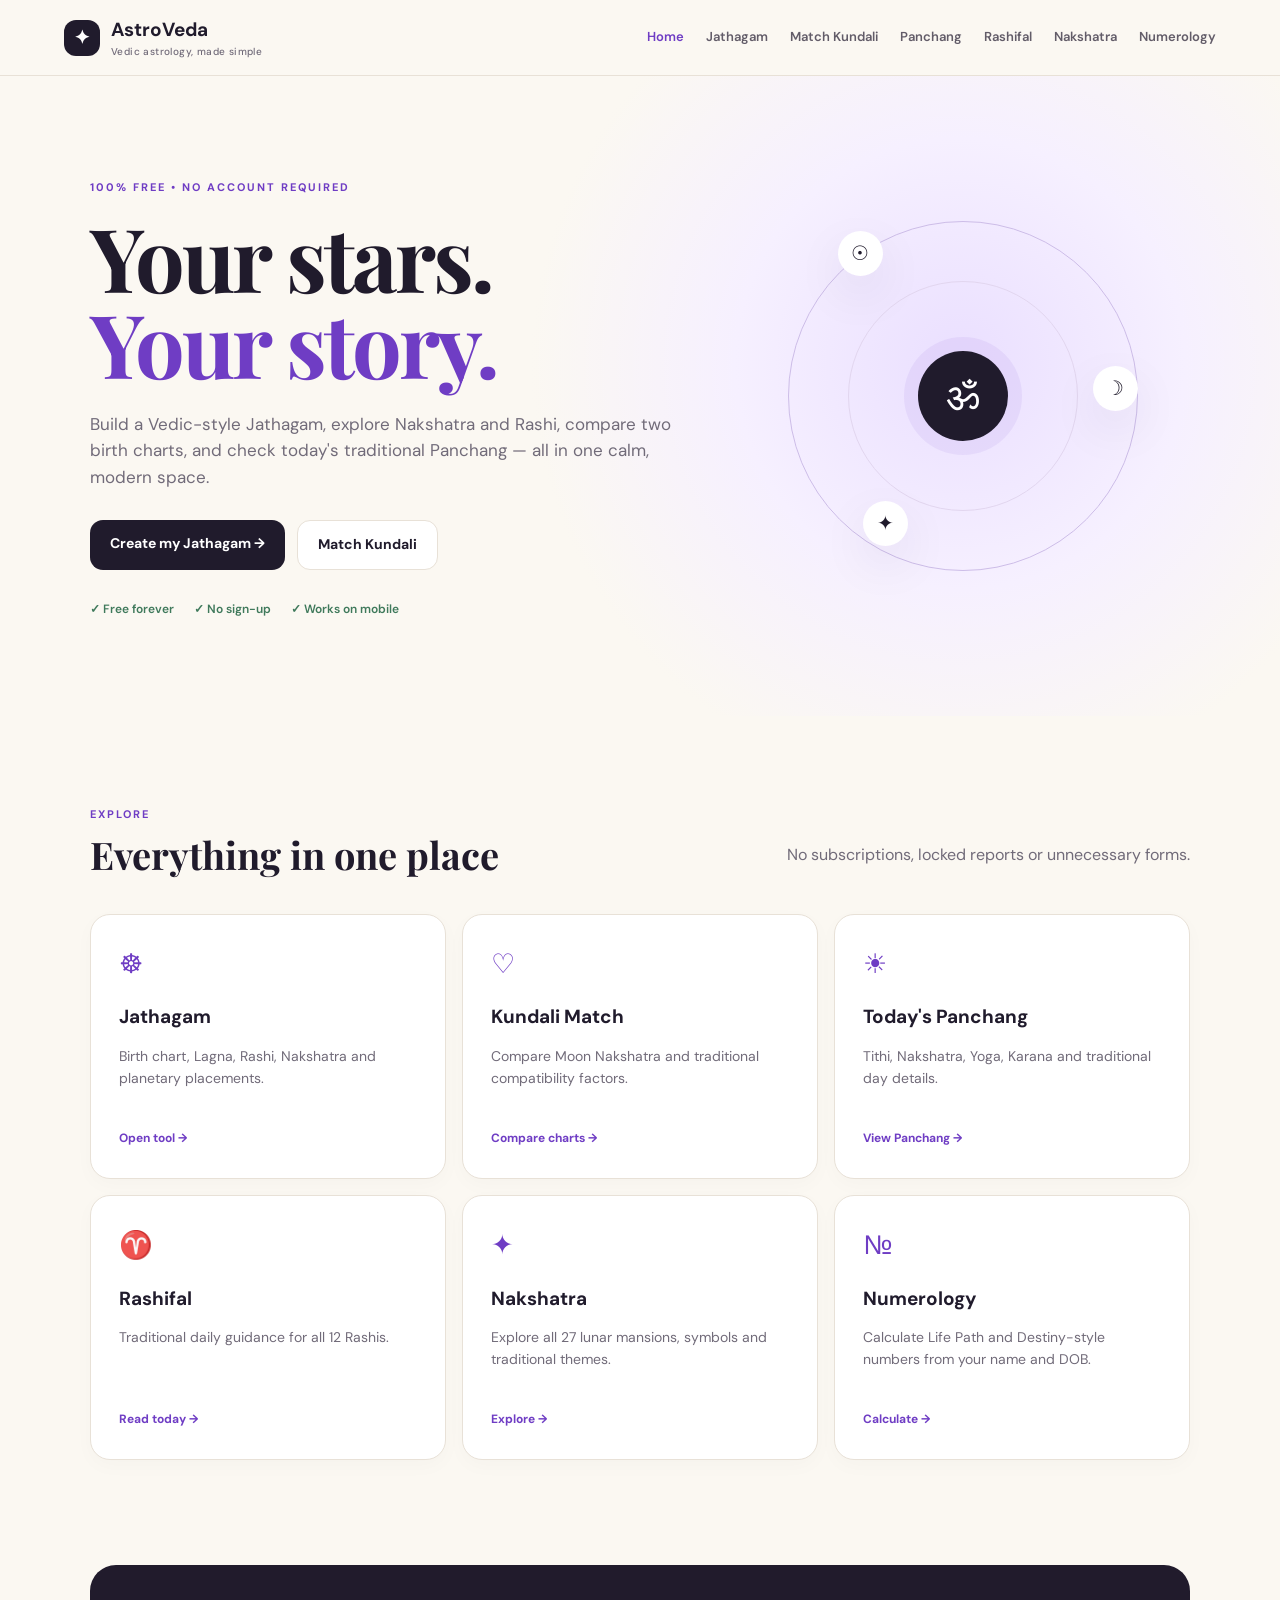
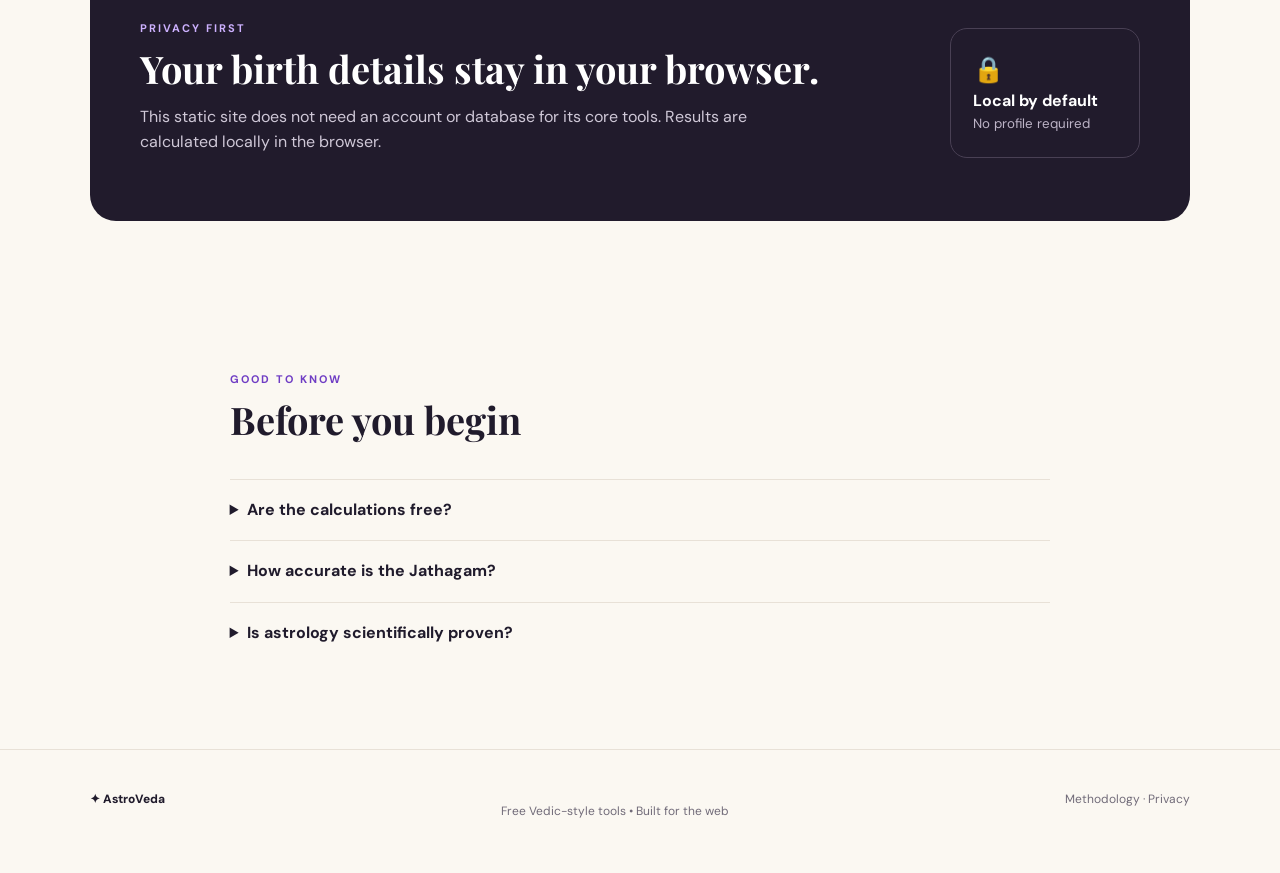
<file: index.html>
<!doctype html>
<html lang="en">
<head>
<meta charset="utf-8">
<meta name="viewport" content="width=device-width,initial-scale=1">
<meta name="description" content="AstroVeda — free Jathagam, Kundali matching, Panchang, Nakshatra and horoscope tools.">
<title>AstroVeda — Free Jathagam & Horoscope</title>
<link rel="stylesheet" href="style.css">
</head>
<body>
<header class="topbar"><a class="brand" href="index.html"><span class="brand-mark">✦</span><span>AstroVeda<small>Vedic astrology, made simple</small></span></a><button class="menu-btn" aria-label="Open menu">☰</button><nav class="nav"><a class="active" href="index.html">Home</a><a href="pages/jathagam.html">Jathagam</a><a href="pages/kundali.html">Match Kundali</a><a href="pages/panchang.html">Panchang</a><a href="pages/rashifal.html">Rashifal</a><a href="pages/nakshatra.html">Nakshatra</a><a href="pages/numerology.html">Numerology</a></nav></header>
<main>
<section class="hero">
  <div class="hero-copy"><span class="eyebrow">100% free • no account required</span><h1>Your stars.<br><em>Your story.</em></h1><p>Build a Vedic-style Jathagam, explore Nakshatra and Rashi, compare two birth charts, and check today's traditional Panchang — all in one calm, modern space.</p>
  <div class="hero-actions"><a class="btn primary" href="pages/jathagam.html">Create my Jathagam →</a><a class="btn ghost" href="pages/kundali.html">Match Kundali</a></div>
  <div class="trust-row"><span>✓ Free forever</span><span>✓ No sign-up</span><span>✓ Works on mobile</span></div></div>
  <div class="hero-orbit"><div class="orbit o1"></div><div class="orbit o2"></div><div class="planet p1">☉</div><div class="planet p2">☽</div><div class="planet p3">✦</div><div class="center-star">ॐ</div></div>
</section>
<section class="section"><div class="section-head"><div><span class="eyebrow">Explore</span><h2>Everything in one place</h2></div><p>No subscriptions, locked reports or unnecessary forms.</p></div>
<div class="tool-grid">
<a class="tool-card" href="pages/jathagam.html"><span class="tool-icon">☸</span><h3>Jathagam</h3><p>Birth chart, Lagna, Rashi, Nakshatra and planetary placements.</p><b>Open tool →</b></a>
<a class="tool-card" href="pages/kundali.html"><span class="tool-icon">♡</span><h3>Kundali Match</h3><p>Compare Moon Nakshatra and traditional compatibility factors.</p><b>Compare charts →</b></a>
<a class="tool-card" href="pages/panchang.html"><span class="tool-icon">☀</span><h3>Today's Panchang</h3><p>Tithi, Nakshatra, Yoga, Karana and traditional day details.</p><b>View Panchang →</b></a>
<a class="tool-card" href="pages/rashifal.html"><span class="tool-icon">♈</span><h3>Rashifal</h3><p>Traditional daily guidance for all 12 Rashis.</p><b>Read today →</b></a>
<a class="tool-card" href="pages/nakshatra.html"><span class="tool-icon">✦</span><h3>Nakshatra</h3><p>Explore all 27 lunar mansions, symbols and traditional themes.</p><b>Explore →</b></a>
<a class="tool-card" href="pages/numerology.html"><span class="tool-icon">№</span><h3>Numerology</h3><p>Calculate Life Path and Destiny-style numbers from your name and DOB.</p><b>Calculate →</b></a>
</div></section>
<section class="feature-band"><div><span class="eyebrow">Privacy first</span><h2>Your birth details stay in your browser.</h2><p>This static site does not need an account or database for its core tools. Results are calculated locally in the browser.</p></div><div class="privacy-card"><span>🔒</span><strong>Local by default</strong><small>No profile required</small></div></section>
<section class="section faq"><div class="section-head"><div><span class="eyebrow">Good to know</span><h2>Before you begin</h2></div></div><details><summary>Are the calculations free?</summary><p>Yes. The core tools in this version require no paid API or account.</p></details><details><summary>How accurate is the Jathagam?</summary><p>The astronomy layer is designed to calculate planetary positions from birth time and location. For professional-grade ephemeris work, exact historical timezone/DST handling and divisional charts, use a validated Swiss Ephemeris service/backend.</p></details><details><summary>Is astrology scientifically proven?</summary><p>No. Astrology is a traditional belief/practice. The site should be used for cultural, personal and entertainment purposes rather than as a substitute for professional decisions.</p></details></section>
</main>
<footer><div class="footer-brand">✦ AstroVeda</div><p>Free Vedic-style tools • Built for the web</p><div><a href="pages/about.html">Methodology</a> · <a href="pages/about.html">Privacy</a></div></footer>
<script src="js/site.js"></script>
</body></html>
</file>
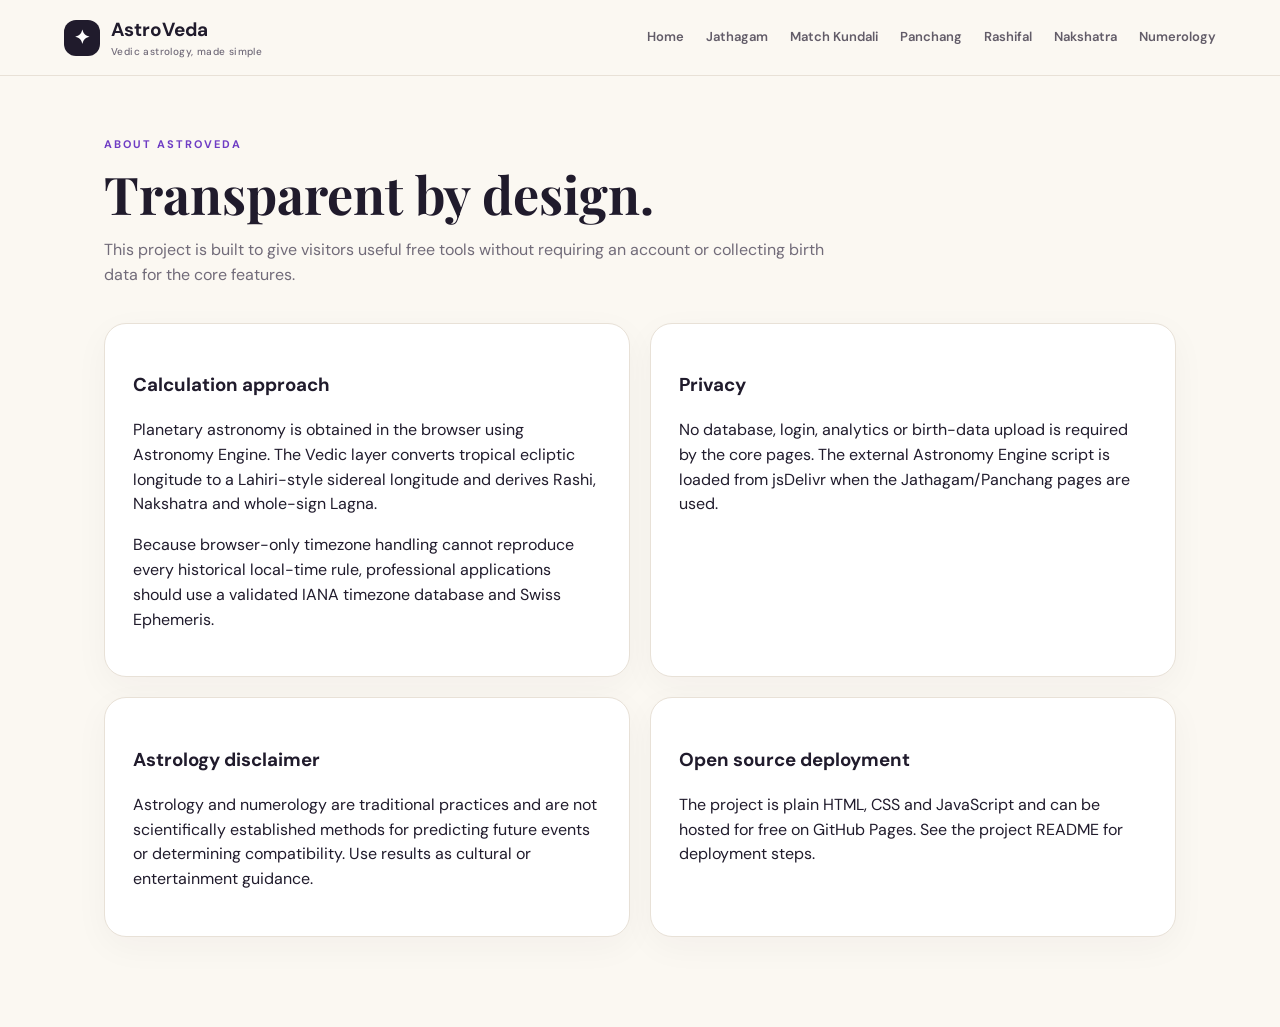
<file: pages/about.html>
<!doctype html><html lang="en"><head><meta charset="utf-8"><meta name="viewport" content="width=device-width,initial-scale=1"><title>About & Methodology — AstroVeda</title><link rel="stylesheet" href="../style.css"></head><body><header class="topbar"><a class="brand" href="../index.html"><span class="brand-mark">✦</span><span>AstroVeda<small>Vedic astrology, made simple</small></span></a><button class="menu-btn">☰</button><nav class="nav"><a href="../index.html">Home</a><a href="jathagam.html">Jathagam</a><a href="kundali.html">Match Kundali</a><a href="panchang.html">Panchang</a><a href="rashifal.html">Rashifal</a><a href="nakshatra.html">Nakshatra</a><a href="numerology.html">Numerology</a></nav></header><main class="page-wrap"><div class="page-title"><span class="eyebrow">About AstroVeda</span><h1>Transparent by design.</h1><p>This project is built to give visitors useful free tools without requiring an account or collecting birth data for the core features.</p></div><div class="two-col"><article class="info-card"><h3>Calculation approach</h3><p>Planetary astronomy is obtained in the browser using Astronomy Engine. The Vedic layer converts tropical ecliptic longitude to a Lahiri-style sidereal longitude and derives Rashi, Nakshatra and whole-sign Lagna.</p><p>Because browser-only timezone handling cannot reproduce every historical local-time rule, professional applications should use a validated IANA timezone database and Swiss Ephemeris.</p></article><article class="info-card"><h3>Privacy</h3><p>No database, login, analytics or birth-data upload is required by the core pages. The external Astronomy Engine script is loaded from jsDelivr when the Jathagam/Panchang pages are used.</p></article><article class="info-card"><h3>Astrology disclaimer</h3><p>Astrology and numerology are traditional practices and are not scientifically established methods for predicting future events or determining compatibility. Use results as cultural or entertainment guidance.</p></article><article class="info-card"><h3>Open source deployment</h3><p>The project is plain HTML, CSS and JavaScript and can be hosted for free on GitHub Pages. See the project README for deployment steps.</p></article></div></main><script src="../js/site.js"></script></body></html>
</file>
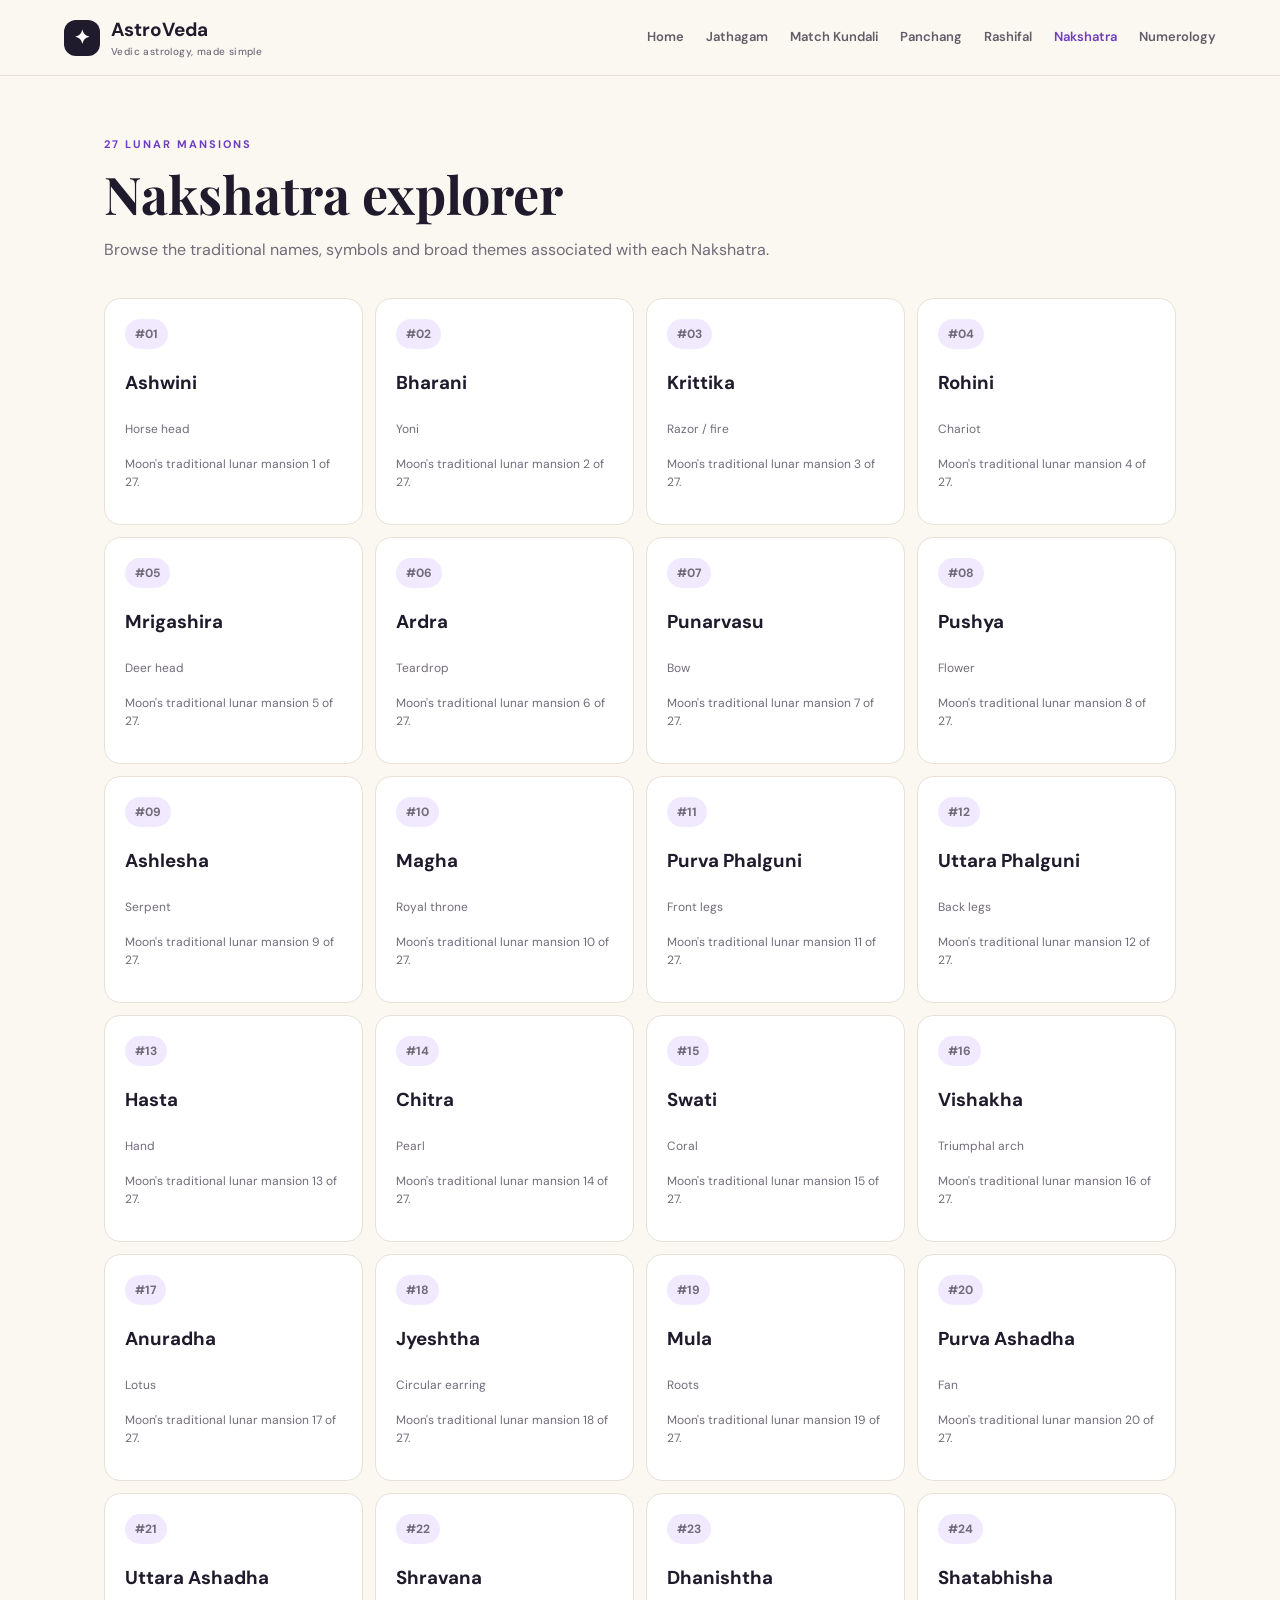
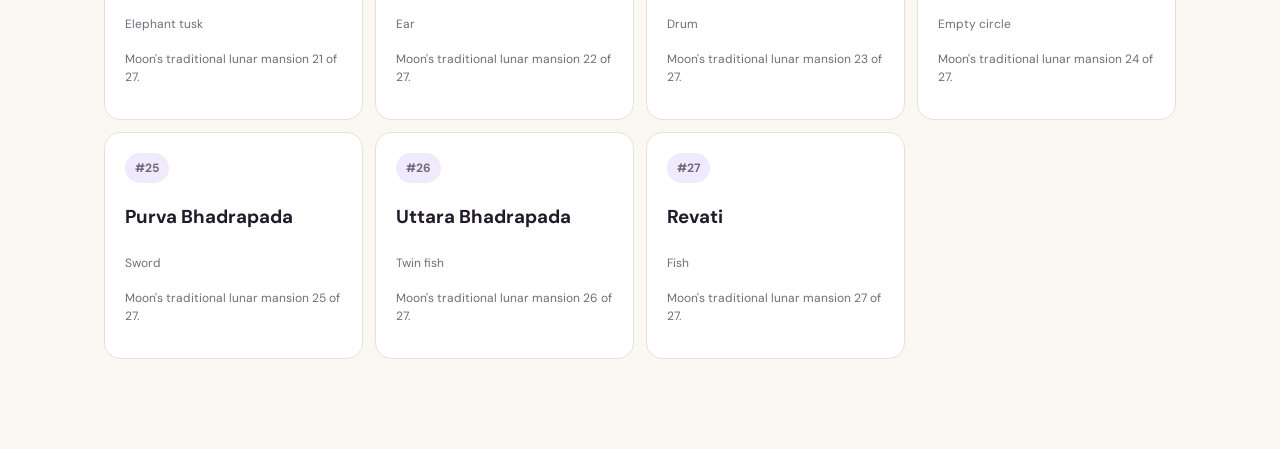
<file: pages/nakshatra.html>
<!doctype html><html lang="en"><head><meta charset="utf-8"><meta name="viewport" content="width=device-width,initial-scale=1"><title>Nakshatra Explorer — AstroVeda</title><link rel="stylesheet" href="../style.css"><script src="../js/astro.js"></script></head><body><header class="topbar"><a class="brand" href="../index.html"><span class="brand-mark">✦</span><span>AstroVeda<small>Vedic astrology, made simple</small></span></a><button class="menu-btn">☰</button><nav class="nav"><a href="../index.html">Home</a><a href="jathagam.html">Jathagam</a><a href="kundali.html">Match Kundali</a><a href="panchang.html">Panchang</a><a href="rashifal.html">Rashifal</a><a class="active" href="nakshatra.html">Nakshatra</a><a href="numerology.html">Numerology</a></nav></header><main class="page-wrap"><div class="page-title"><span class="eyebrow">27 lunar mansions</span><h1>Nakshatra explorer</h1><p>Browse the traditional names, symbols and broad themes associated with each Nakshatra.</p></div><div id="grid" class="zodiac-grid"></div></main><script src="../js/site.js"></script><script>document.getElementById('grid').innerHTML=NAKSHATRAS.map((n,i)=>`<article class="zodiac"><span class="pill">#${String(i+1).padStart(2,'0')}</span><h3>${n}</h3><span>${NAK_SYMBOLS[i]}</span><p class="note">Moon's traditional lunar mansion ${i+1} of 27.</p></article>`).join('')</script></body></html>
</file>
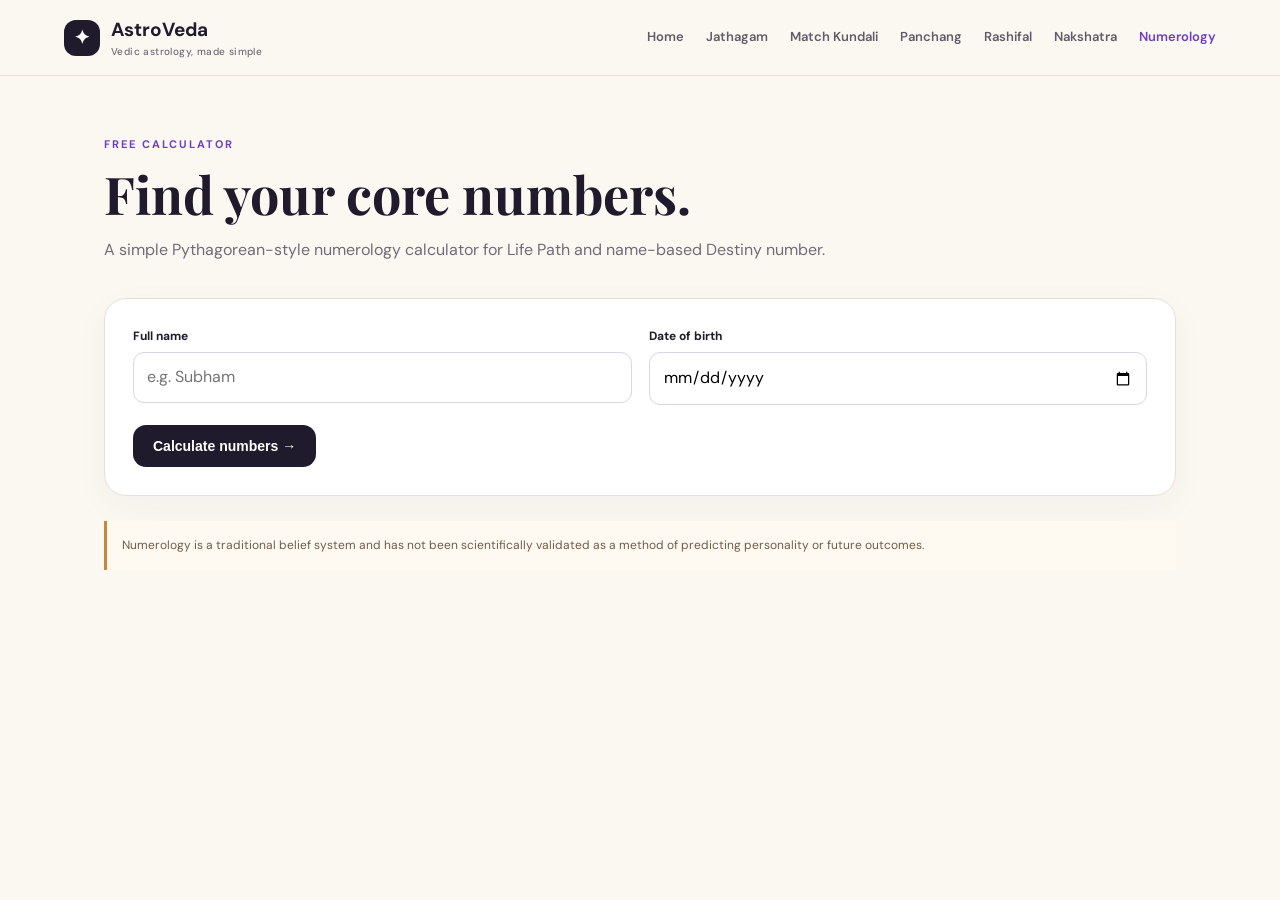
<file: pages/numerology.html>
<!doctype html><html lang="en"><head><meta charset="utf-8"><meta name="viewport" content="width=device-width,initial-scale=1"><title>Numerology — AstroVeda</title><link rel="stylesheet" href="../style.css"></head><body><header class="topbar"><a class="brand" href="../index.html"><span class="brand-mark">✦</span><span>AstroVeda<small>Vedic astrology, made simple</small></span></a><button class="menu-btn">☰</button><nav class="nav"><a href="../index.html">Home</a><a href="jathagam.html">Jathagam</a><a href="kundali.html">Match Kundali</a><a href="panchang.html">Panchang</a><a href="rashifal.html">Rashifal</a><a href="nakshatra.html">Nakshatra</a><a class="active" href="numerology.html">Numerology</a></nav></header><main class="page-wrap"><div class="page-title"><span class="eyebrow">Free calculator</span><h1>Find your core numbers.</h1><p>A simple Pythagorean-style numerology calculator for Life Path and name-based Destiny number.</p></div><form id="form" class="form-card"><div class="form-grid"><div class="field"><label>Full name</label><input id="name" required placeholder="e.g. Subham"></div><div class="field"><label>Date of birth</label><input id="dob" type="date" required></div></div><button class="btn primary calculate">Calculate numbers →</button></form><div id="out" hidden></div><div class="disclaimer">Numerology is a traditional belief system and has not been scientifically validated as a method of predicting personality or future outcomes.</div></main><script src="../js/site.js"></script><script>
function reduce(n){while(n>9&&!([11,22,33].includes(n)))n=String(n).split('').reduce((a,b)=>a+ +b,0);return n}function nameNum(s){return reduce(s.toUpperCase().replace(/[^A-Z]/g,'').split('').reduce((a,c)=>a+(c.charCodeAt(0)-64),0))}document.getElementById('form').onsubmit=e=>{e.preventDefault();const d=document.getElementById('dob').value.replaceAll('-',''),life=reduce([...d].reduce((a,b)=>a+ +b,0)),dest=nameNum(document.getElementById('name').value);document.getElementById('out').hidden=false;document.getElementById('out').innerHTML=`<section class="result-card" style="margin-top:20px"><span class="eyebrow">Your numbers</span><div class="result-grid"><div class="metric"><small>Life Path</small><strong>${life}</strong><span>from date of birth</span></div><div class="metric"><small>Destiny / Expression</small><strong>${dest}</strong><span>from full name</span></div><div class="metric"><small>Focus</small><strong>${life===1?'Initiative':life===2?'Cooperation':life===3?'Expression':life===4?'Structure':life===5?'Change':life===6?'Responsibility':life===7?'Reflection':life===8?'Ambition':life===9?'Service':'Master number'}</strong><span>traditional theme</span></div></div></section>`};
</script></body></html>
</file>
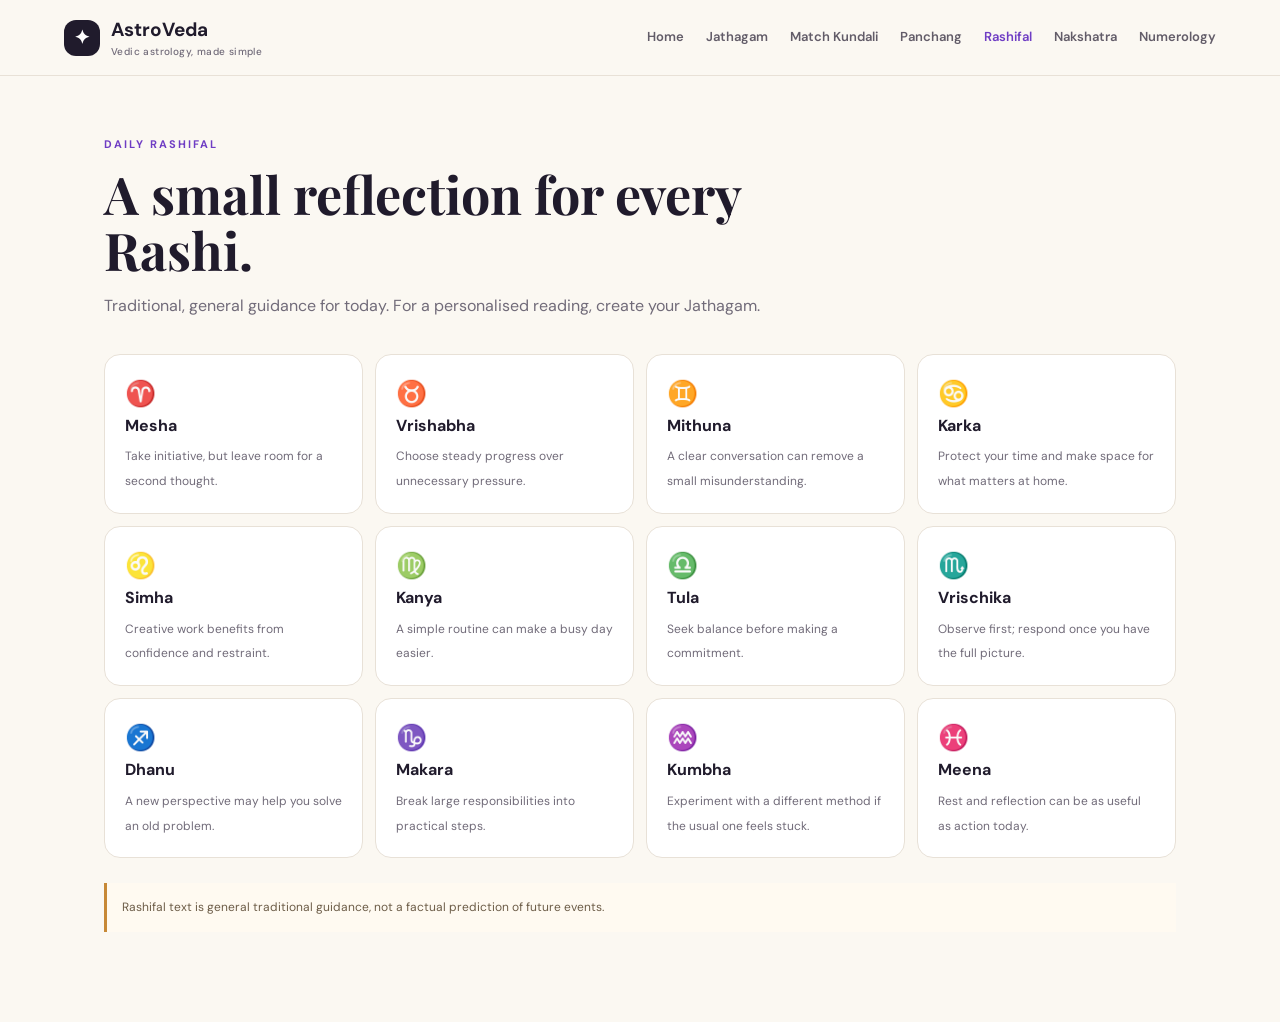
<file: pages/rashifal.html>
<!doctype html><html lang="en"><head><meta charset="utf-8"><meta name="viewport" content="width=device-width,initial-scale=1"><title>Daily Rashifal — AstroVeda</title><link rel="stylesheet" href="../style.css"></head><body><header class="topbar"><a class="brand" href="../index.html"><span class="brand-mark">✦</span><span>AstroVeda<small>Vedic astrology, made simple</small></span></a><button class="menu-btn">☰</button><nav class="nav"><a href="../index.html">Home</a><a href="jathagam.html">Jathagam</a><a href="kundali.html">Match Kundali</a><a href="panchang.html">Panchang</a><a class="active" href="rashifal.html">Rashifal</a><a href="nakshatra.html">Nakshatra</a><a href="numerology.html">Numerology</a></nav></header><main class="page-wrap"><div class="page-title"><span class="eyebrow">Daily Rashifal</span><h1>A small reflection for every Rashi.</h1><p>Traditional, general guidance for today. For a personalised reading, create your Jathagam.</p></div><div id="grid" class="zodiac-grid"></div><div class="disclaimer">Rashifal text is general traditional guidance, not a factual prediction of future events.</div></main><script src="../js/site.js"></script><script>
const names=["Mesha","Vrishabha","Mithuna","Karka","Simha","Kanya","Tula","Vrischika","Dhanu","Makara","Kumbha","Meena"],sym=["♈","♉","♊","♋","♌","♍","♎","♏","♐","♑","♒","♓"],txt=["Take initiative, but leave room for a second thought.","Choose steady progress over unnecessary pressure.","A clear conversation can remove a small misunderstanding.","Protect your time and make space for what matters at home.","Creative work benefits from confidence and restraint.","A simple routine can make a busy day easier.","Seek balance before making a commitment.","Observe first; respond once you have the full picture.","A new perspective may help you solve an old problem.","Break large responsibilities into practical steps.","Experiment with a different method if the usual one feels stuck.","Rest and reflection can be as useful as action today."];document.getElementById('grid').innerHTML=names.map((n,i)=>`<article class="zodiac"><span style="font-size:25px">${sym[i]}</span><b>${n}</b><span>${txt[i]}</span></article>`).join('');
</script></body></html>
</file>
<file: style.css>
@import url('https://fonts.googleapis.com/css2?family=DM+Sans:wght@400;500;600;700&family=Playfair+Display:wght@600;700&display=swap');
:root{--bg:#fbf8f2;--ink:#201b2c;--muted:#716b79;--card:#fff;--line:#e8e1d7;--accent:#6f3dc4;--accent2:#c78937;--soft:#f1eaff;--green:#3f795b;--shadow:0 18px 50px rgba(40,25,60,.08)}
*{box-sizing:border-box}html{scroll-behavior:smooth}body{margin:0;background:var(--bg);color:var(--ink);font-family:"DM Sans",sans-serif;line-height:1.55}a{color:inherit;text-decoration:none}.topbar{height:76px;padding:0 5%;display:flex;align-items:center;justify-content:space-between;border-bottom:1px solid var(--line);background:rgba(251,248,242,.92);backdrop-filter:blur(10px);position:sticky;top:0;z-index:10}.brand{display:flex;gap:11px;align-items:center;font-weight:700;font-size:19px}.brand small{display:block;font-size:10px;color:var(--muted);font-weight:500;letter-spacing:.4px}.brand-mark{display:grid;place-items:center;width:36px;height:36px;border-radius:12px;background:var(--ink);color:#fff}.nav{display:flex;gap:22px;font-size:13px;font-weight:600;color:#625c68}.nav a:hover,.nav .active{color:var(--accent)}.menu-btn{display:none;background:none;border:0;font-size:24px}.hero{min-height:640px;padding:80px 7%;display:flex;align-items:center;gap:5%;overflow:hidden;background:radial-gradient(circle at 75% 45%,#eadfff 0,#f6f0ff 22%,transparent 42%)}.hero-copy{max-width:660px}.eyebrow{text-transform:uppercase;letter-spacing:2px;font-size:11px;color:var(--accent);font-weight:700}.hero h1{font:700 clamp(52px,7vw,88px)/.98 "Playfair Display",serif;margin:15px 0 25px;letter-spacing:-3px}.hero h1 em{color:var(--accent);font-style:normal}.hero p{font-size:17px;color:var(--muted);max-width:590px}.hero-actions{display:flex;gap:12px;margin:30px 0}.btn{display:inline-flex;padding:13px 20px;border-radius:13px;font-weight:700;font-size:14px}.primary{background:var(--ink);color:#fff}.ghost{border:1px solid var(--line);background:#fff}.trust-row{display:flex;gap:20px;color:var(--green);font-size:12px;font-weight:600}.hero-orbit{width:410px;height:410px;border-radius:50%;position:relative;margin:auto}.orbit{position:absolute;border:1px solid #cdbde8;border-radius:50%;inset:30px}.o2{inset:90px;border-color:#e2d6ef}.center-star{position:absolute;inset:0;margin:auto;width:90px;height:90px;border-radius:50%;display:grid;place-items:center;background:var(--ink);color:#fff;font-size:40px;box-shadow:0 0 0 14px rgba(111,61,196,.08)}.planet{position:absolute;display:grid;place-items:center;width:45px;height:45px;border-radius:50%;background:#fff;box-shadow:var(--shadow);font-size:20px}.p1{top:40px;left:80px}.p2{right:30px;top:175px}.p3{bottom:55px;left:105px}.section{padding:85px 7%;max-width:1400px;margin:auto}.section-head{display:flex;justify-content:space-between;align-items:end;gap:30px;margin-bottom:30px}.section h2,.feature-band h2{font:700 38px/1.1 "Playfair Display",serif;margin:8px 0}.section-head p{color:var(--muted)}.tool-grid{display:grid;grid-template-columns:repeat(3,1fr);gap:16px}.tool-card{background:var(--card);border:1px solid var(--line);padding:28px;border-radius:20px;transition:.2s;box-shadow:0 6px 20px rgba(40,25,60,.025)}.tool-card:hover{transform:translateY(-4px);box-shadow:var(--shadow);border-color:#d9c9ed}.tool-icon{font-size:27px;color:var(--accent)}.tool-card h3{margin:18px 0 6px;font-size:19px}.tool-card p{color:var(--muted);font-size:14px;min-height:65px}.tool-card b{font-size:12px;color:var(--accent)}.feature-band{margin:20px 7% 60px;padding:50px;border-radius:26px;background:#211b2c;color:#fff;display:flex;justify-content:space-between;align-items:center}.feature-band .eyebrow{color:#cdb1ff}.feature-band p{color:#cfc8d7;max-width:650px}.privacy-card{min-width:190px;padding:22px;border:1px solid #494054;border-radius:17px}.privacy-card span{font-size:25px;display:block}.privacy-card strong,.privacy-card small{display:block}.privacy-card small{color:#bdb4c7}.faq{max-width:1000px}.faq details{border-top:1px solid var(--line);padding:18px 0}.faq summary{cursor:pointer;font-weight:700}.faq p{color:var(--muted)}footer{padding:40px 7%;border-top:1px solid var(--line);display:flex;gap:25px;justify-content:space-between;color:var(--muted);font-size:12px}.footer-brand{font-weight:800;color:var(--ink)}
.page-wrap{max-width:1200px;margin:auto;padding:55px 5% 90px}.page-title{max-width:750px;margin-bottom:35px}.page-title h1{font:700 52px/1.08 "Playfair Display",serif;margin:10px 0}.page-title p{color:var(--muted)}.form-card,.result-card,.info-card{background:#fff;border:1px solid var(--line);border-radius:22px;padding:28px;box-shadow:0 10px 35px rgba(40,25,60,.04)}.form-grid{display:grid;grid-template-columns:repeat(2,1fr);gap:17px}.field{display:flex;flex-direction:column;gap:7px}.field.full{grid-column:1/-1}.field label{font-size:12px;font-weight:700}.field input,.field select{font:inherit;border:1px solid #ddd4e6;background:#fff;padding:12px 13px;border-radius:11px;outline:none}.field input:focus,.field select:focus{border-color:var(--accent);box-shadow:0 0 0 3px #efe7fb}.calculate{margin-top:20px;border:0;cursor:pointer}.result-grid{display:grid;grid-template-columns:repeat(3,1fr);gap:15px;margin-top:20px}.metric{background:#faf7fd;border:1px solid #eadff5;border-radius:16px;padding:18px}.metric small{display:block;color:var(--muted);font-size:11px}.metric strong{display:block;font-size:22px;margin-top:4px}.chart-wrap{margin-top:22px;display:grid;grid-template-columns:1.15fr .85fr;gap:20px}.chart{aspect-ratio:1;border-radius:50%;background:linear-gradient(45deg,#faf7fd,#fff);border:2px solid #d9c9ed;position:relative;max-width:520px;margin:auto;overflow:hidden}.chart:before,.chart:after{content:"";position:absolute;inset:10%;border:1px solid #d9c9ed;transform:rotate(45deg)}.chart:after{transform:rotate(-45deg)}.chart .chart-label{position:absolute;font-size:11px;font-weight:700;color:#5c4b70}.chart-label:nth-child(1){top:7%;left:47%}.chart-label:nth-child(2){top:21%;right:17%}.chart-label:nth-child(3){top:47%;right:7%}.chart-label:nth-child(4){bottom:20%;right:18%}.chart-label:nth-child(5){bottom:7%;left:47%}.chart-label:nth-child(6){bottom:20%;left:17%}.chart-label:nth-child(7){top:47%;left:7%}.chart-label:nth-child(8){top:21%;left:17%}.chart-label:nth-child(9){top:31%;left:42%}.chart-label:nth-child(10){top:41%;left:50%}.chart-label:nth-child(11){top:50%;left:40%}.chart-label:nth-child(12){top:59%;left:48%}.table{width:100%;border-collapse:collapse;font-size:13px}.table th,.table td{text-align:left;padding:12px 8px;border-bottom:1px solid var(--line)}.table th{font-size:11px;text-transform:uppercase;color:var(--muted)}.note{font-size:12px;color:var(--muted);margin-top:14px}.compat-score{font:700 55px "Playfair Display",serif;color:var(--accent)}.two-col{display:grid;grid-template-columns:1fr 1fr;gap:20px}.zodiac-grid{display:grid;grid-template-columns:repeat(4,1fr);gap:12px}.zodiac{padding:20px;border:1px solid var(--line);border-radius:16px;background:#fff}.zodiac b{display:block;margin-bottom:5px}.zodiac span{color:var(--muted);font-size:12px}.pill{display:inline-block;padding:6px 10px;border-radius:999px;background:var(--soft);color:var(--accent);font-size:11px;font-weight:700}.loading{color:var(--muted)}.error{color:#a23d3d;background:#fff0f0;border:1px solid #f0c8c8;padding:12px;border-radius:10px}.disclaimer{margin-top:25px;padding:15px;border-left:3px solid var(--accent2);background:#fffaf1;color:#6d5d48;font-size:12px}
@media(max-width:850px){.nav{display:none}.menu-btn{display:block}.topbar.open .nav{display:flex;position:absolute;top:76px;left:0;right:0;background:var(--bg);padding:18px 5%;flex-direction:column;border-bottom:1px solid var(--line)}.hero{padding:55px 7%;min-height:auto}.hero-orbit{display:none}.tool-grid{grid-template-columns:1fr 1fr}.chart-wrap,.two-col{grid-template-columns:1fr}.zodiac-grid{grid-template-columns:repeat(3,1fr)}footer{flex-direction:column}.feature-band{margin:10px 5% 40px;display:block}.privacy-card{margin-top:20px}.result-grid{grid-template-columns:1fr 1fr}}
@media(max-width:600px){.hero h1{font-size:54px}.section{padding:55px 5%}.section h2{font-size:31px}.tool-grid{grid-template-columns:1fr}.form-grid{grid-template-columns:1fr}.field.full{grid-column:auto}.page-wrap{padding:40px 4% 70px}.page-title h1{font-size:40px}.zodiac-grid{grid-template-columns:repeat(2,1fr)}.hero-actions{flex-direction:column}.trust-row{flex-direction:column;gap:5px}.section-head{display:block}}
</file>
